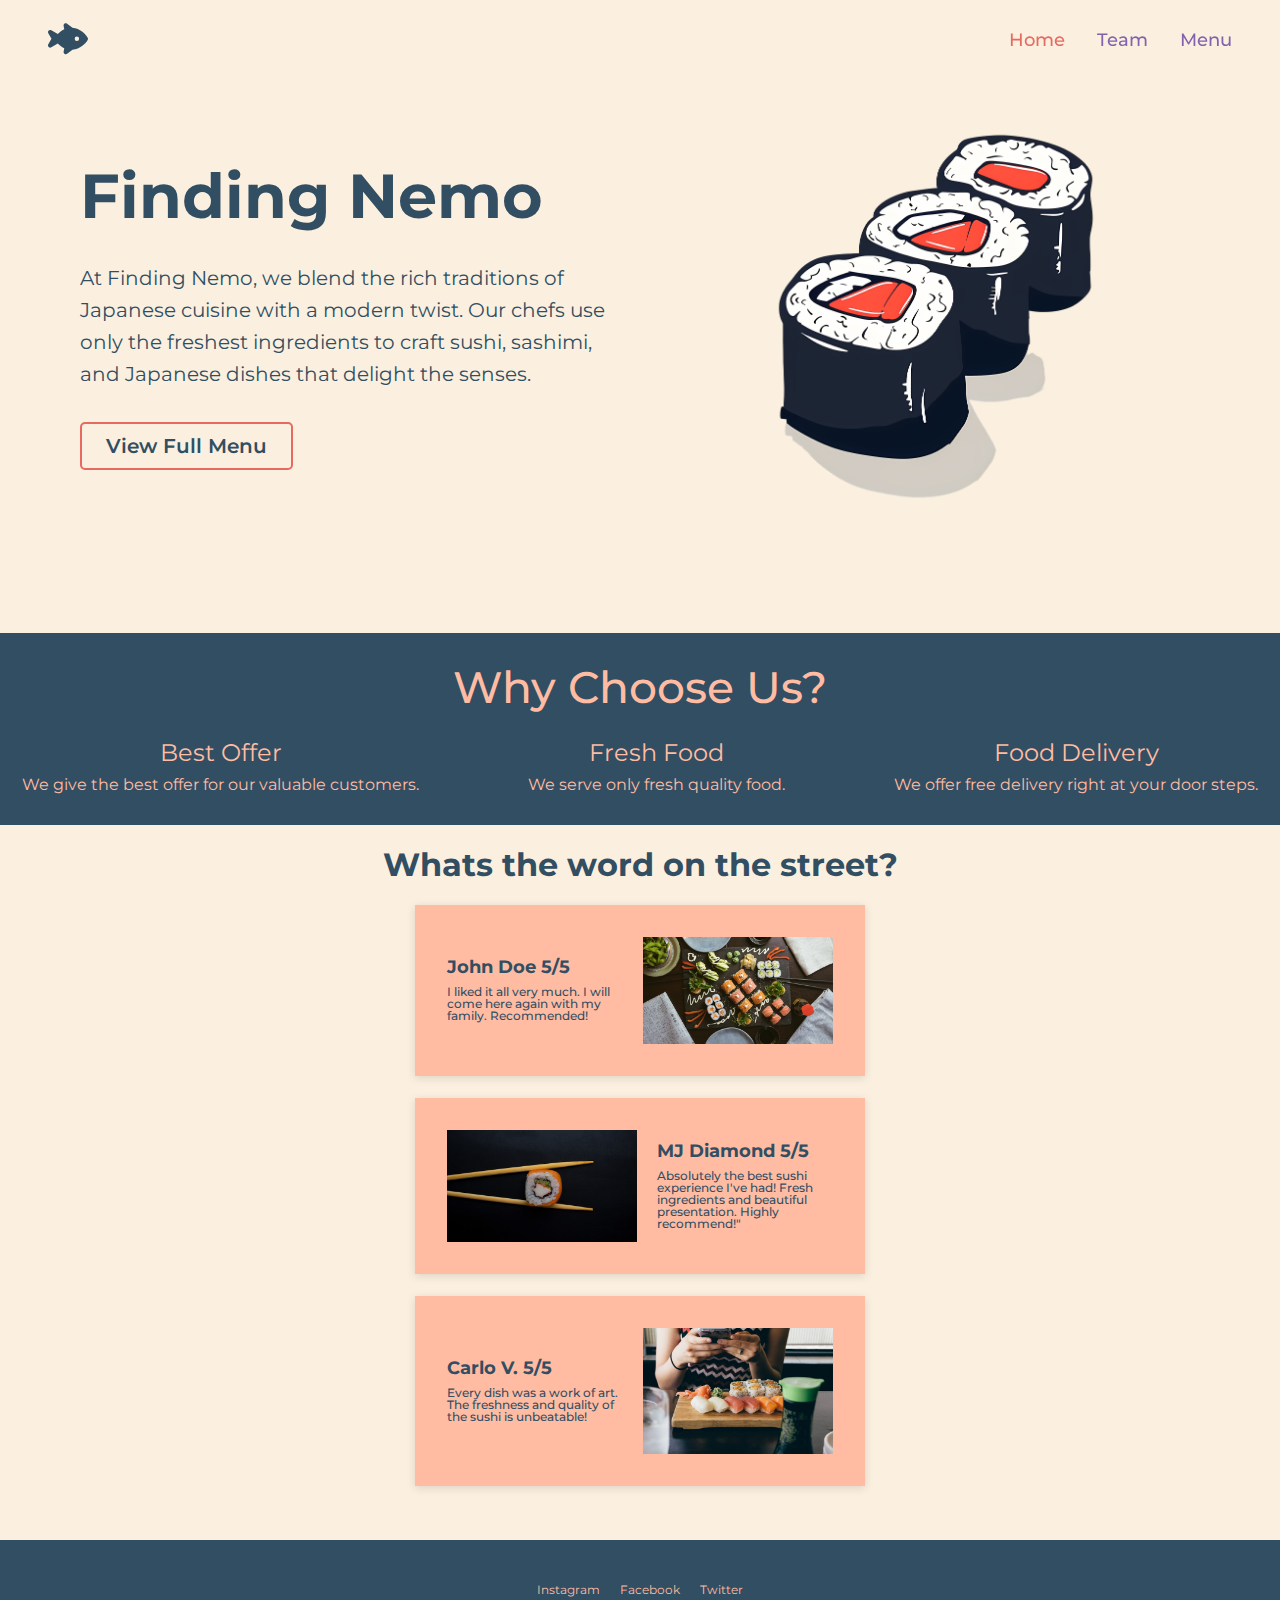
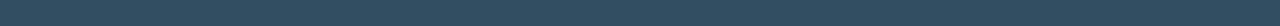
<file: index.html>
<!DOCTYPE html>
<html lang="en">
  <head>
    <meta charset="UTF-8" />
    <meta name="viewport" content="width=device-width, initial-scale=1.0" />

    <link
      rel="stylesheet"
      href="https://cdnjs.cloudflare.com/ajax/libs/font-awesome/6.6.0/css/all.min.css"
      integrity="sha512-Kc323vGBEqzTmouAECnVceyQqyqdsSiqLQISBL29aUW4U/M7pSPA/gEUZQqv1cwx4OnYxTxve5UMg5GT6L4JJg=="
      crossorigin="anonymous"
      referrerpolicy="no-referrer"
    />
    <link rel="preconnect" href="https://fonts.googleapis.com" />
    <link rel="preconnect" href="https://fonts.gstatic.com" crossorigin />
    <link
      href="https://fonts.googleapis.com/css2?family=Montserrat:ital,wght@0,100..900;1,100..900&display=swap"
      rel="stylesheet"
    />
    <link rel="stylesheet" href="./assets/css/style.css" />
    <link rel="icon" href="./assets/icon/fish.png" type="image/png" />
    <title>Finding Nemo - Home</title>
  </head>

  <body>
    <header class="header">
      <!-- Logo -->
      <a href="./index.html">
        <svg
          class="header-logo"
          xmlns="http://www.w3.org/2000/svg"
          viewBox="0 0 576 512"
        >
          <!--!Font Awesome Free 6.6.0 by @fontawesome - https://fontawesome.com License - https://fontawesome.com/license/free Copyright 2024 Fonticons, Inc.-->
          <path
            d="M275.2 38.4c-10.6-8-25-8.5-36.3-1.5S222 57.3 224.6 70.3l9.7 48.6c-19.4 9-36.9 19.9-52.4 31.5c-15.3 11.5-29 
                23.9-40.7 36.3L48.1 132.4c-12.5-7.3-28.4-5.3-38.6 4.9S-3 163.3 4.2 175.9L50 256 4.2 336.1c-7.2 12.6-5 28.4 5.3 
                38.6s26.1 12.2 38.6 4.9l93.1-54.3c11.8 12.3 25.4 24.8 40.7 36.3c15.5 11.6 33 22.5 52.4 31.5l-9.7 48.6c-2.6 13 3.1 
                26.3 14.3 33.3s25.6 6.5 36.3-1.5l77.6-58.2c54.9-4 101.5-27 137.2-53.8c39.2-29.4 67.2-64.7 81.6-89.5c5.8-9.9 5.8-22.2 
                0-32.1c-14.4-24.8-42.5-60.1-81.6-89.5c-35.8-26.8-82.3-49.8-137.2-53.8L275.2 38.4zM384 256a32 32 0 1 1 64 0 32 32 0 1 1 -64 0z"
          />
        </svg>
      </a>

      <nav class="navigation">
        <ul class="nav-link-list">
          <li><a class="nav-link active-link" href="./index.html">Home</a></li>
          <li><a class="nav-link" href="./team.html">Team</a></li>
          <li><a class="nav-link" href="./menu.html">Menu</a></li>
        </ul>
      </nav>
    </header>

    <main>
      <section class="section-landing">
        <div class="landing">
          <div class="landing-content">
            <h1 class="landing-heading">Finding Nemo</h1>
            <p class="landing-text">
              At Finding Nemo, we blend the rich traditions of Japanese cuisine
              with a modern twist. Our chefs use only the freshest ingredients
              to craft sushi, sashimi, and Japanese dishes that delight the
              senses.
            </p>
            <a class="landing-cta" href="./menu.html">View Full Menu</a>
          </div>

          <div class="center-box">
            <img
              src="./assets/img/landing-page-sushi.png"
              alt="Illustration of a sushi"
              class="landing-image"
            />
          </div>
        </div>
      </section>

      <section class="section-why">
        <div class="max-width">
          <h2 class="section-why-title">Why Choose Us?</h2>

          <!-- Card -->
          <div class="container-flex-card">
            <div class="card-why">
              <i class="fa-solid fa-tag"></i>
              <h3>Best Offer</h3>
              <p>We give the best offer for our valuable customers.</p>
            </div>

            <div class="card-why">
              <i class="fa-solid fa-bowl-food"></i>
              <h3>Fresh Food</h3>
              <p>We serve only fresh quality food.</p>
            </div>

            <div class="card-why">
              <i class="fa-solid fa-truck"></i>
              <h3>Food Delivery</h3>
              <p>We offer free delivery right at your door steps.</p>
            </div>
          </div>
        </div>
      </section>

      <section class="section-review">
        <div class="max-width">
          <h2>Whats the word on the street?</h2>

          <div class="review-card">
            <div class="review-text">
              <h4>John Doe 5/5</h4>
              <p>
                I liked it all very much. I will come here again with my family.
                Recommended!
              </p>
            </div>
            <img
              src="./assets/img/jakub-dziubak-iOHJKJqO6E0-unsplash.jpg"
              alt="back rectangle plate that contains different type of sushi, presented on a table"
            />
          </div>

          <div class="review-card">
            <img src="./assets/img/rev-2.jpg" alt="sushi between chopstick" />
            <div class="review-text">
              <h4>MJ Diamond 5/5</h4>
              <p>
                Absolutely the best sushi experience I've had! Fresh ingredients
                and beautiful presentation. Highly recommend!"
              </p>
            </div>
          </div>

          <div class="review-card">
            <div class="review-text">
              <h4>Carlo V. 5/5</h4>
              <p>
                Every dish was a work of art. The freshness and quality of the
                sushi is unbeatable!
              </p>
            </div>
            <img
              src="./assets/img/rev-3.jpg"
              alt="serving board containing numerous sushi of different kind."
            />
          </div>
        </div>
      </section>
    </main>

    <footer>
      <div class="max-width footer-container">
        <i class="fa-solid fa-fish footer-logo"></i>
        <ul class="footer-link">
          <li>
            <a href="#">Instagram </a>
          </li>
          <li><a href="#">Facebook</a></li>
          <li><a href="#">Twitter</a></li>
        </ul>
      </div>
    </footer>
  </body>
</html>
</file>
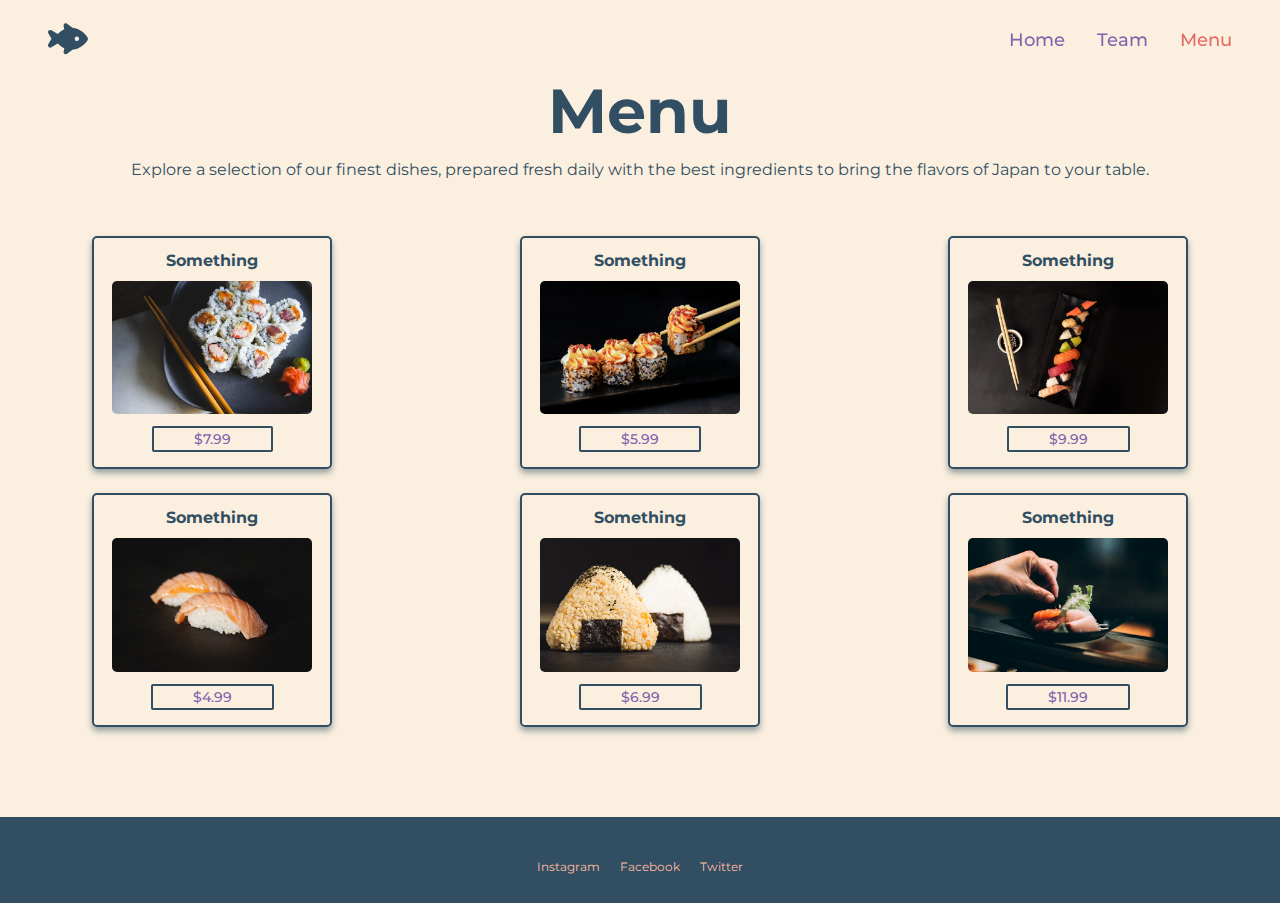
<file: menu.html>
<!DOCTYPE html>
<html lang="en">
  <head>
    <meta charset="UTF-8" />
    <meta name="viewport" content="width=device-width, initial-scale=1.0" />
    <link
      rel="stylesheet"
      href="https://cdnjs.cloudflare.com/ajax/libs/font-awesome/6.6.0/css/all.min.css"
      integrity="sha512-Kc323vGBEqzTmouAECnVceyQqyqdsSiqLQISBL29aUW4U/M7pSPA/gEUZQqv1cwx4OnYxTxve5UMg5GT6L4JJg=="
      crossorigin="anonymous"
      referrerpolicy="no-referrer"
    />
    <link rel="preconnect" href="https://fonts.googleapis.com" />
    <link rel="preconnect" href="https://fonts.gstatic.com" crossorigin />
    <link
      href="https://fonts.googleapis.com/css2?family=Montserrat:ital,wght@0,100..900;1,100..900&display=swap"
      rel="stylesheet"
    />
    <link rel="stylesheet" href="./assets/css/style.css" />
    <link rel="icon" href="./assets/icon/fish.png" type="image/png" />
    <title>Finding Nemo - Menu</title>
  </head>
  <body>
    <header class="header">
      <!-- Logo -->
      <a href="./index.html">
        <svg
          class="header-logo"
          xmlns="http://www.w3.org/2000/svg"
          viewBox="0 0 576 512"
        >
          <!--!Font Awesome Free 6.6.0 by @fontawesome - https://fontawesome.com License - https://fontawesome.com/license/free Copyright 2024 Fonticons, Inc.-->
          <path
            d="M275.2 38.4c-10.6-8-25-8.5-36.3-1.5S222 57.3 224.6 70.3l9.7 48.6c-19.4 9-36.9 19.9-52.4 31.5c-15.3 11.5-29 
                  23.9-40.7 36.3L48.1 132.4c-12.5-7.3-28.4-5.3-38.6 4.9S-3 163.3 4.2 175.9L50 256 4.2 336.1c-7.2 12.6-5 28.4 5.3 
                  38.6s26.1 12.2 38.6 4.9l93.1-54.3c11.8 12.3 25.4 24.8 40.7 36.3c15.5 11.6 33 22.5 52.4 31.5l-9.7 48.6c-2.6 13 3.1 
                  26.3 14.3 33.3s25.6 6.5 36.3-1.5l77.6-58.2c54.9-4 101.5-27 137.2-53.8c39.2-29.4 67.2-64.7 81.6-89.5c5.8-9.9 5.8-22.2 
                  0-32.1c-14.4-24.8-42.5-60.1-81.6-89.5c-35.8-26.8-82.3-49.8-137.2-53.8L275.2 38.4zM384 256a32 32 0 1 1 64 0 32 32 0 1 1 -64 0z"
          />
        </svg>
      </a>

      <nav class="navigation">
        <ul class="nav-link-list">
          <li><a class="nav-link" href="./index.html">Home</a></li>
          <li><a class="nav-link" href="./team.html">Team</a></li>
          <li><a class="nav-link active-link" href="./menu.html">Menu</a></li>
        </ul>
      </nav>
    </header>
    <main>
      <section class="section-menu">
        <div class="max-width">
          <h1 class="menu-title">Menu</h1>
          <p class="menu-text">
            Explore a selection of our finest dishes, prepared fresh daily with
            the best ingredients to bring the flavors of Japan to your table.
          </p>

          <div class="menu-card-container">
            <div class="menu-card">
              <h3>Something</h3>
              <img
                src="./assets/img/menu-1.jpg"
                alt="a plate of sushi on a black plate"
              />
              <a href="#" class="menu-cta">$7.99</a>
            </div>

            <div class="menu-card">
              <h3>Something</h3>
              <img
                src="./assets/img/menu-2.jpg"
                alt="a plate of sushi with chopstick in the image"
              />
              <a href="#" class="menu-cta">$5.99</a>
            </div>

            <div class="menu-card">
              <h3>Something</h3>
              <img
                src="./assets/img/menu-3.jpg"
                alt="a serving of fresh japanese sushi / sashimi"
              />
              <a href="#" class="menu-cta">$9.99</a>
            </div>

            <div class="menu-card">
              <h3>Something</h3>
              <img src="./assets/img/menu-4.jpg" alt="salmon and rice" />
              <a href="#" class="menu-cta">$4.99</a>
            </div>

            <div class="menu-card">
              <h3>Something</h3>
              <img src="./assets/img/menu-5.jpg" alt="japanese rice ball" />
              <a href="#" class="menu-cta">$6.99</a>
            </div>

            <div class="menu-card">
              <h3>Something</h3>
              <img
                src="./assets/img/menu-6.jpg"
                alt="serving of sushi on a bowl, with a hand applying finial touch to the plate to serve"
              />
              <a href="#" class="menu-cta">$11.99</a>
            </div>
          </div>
        </div>
      </section>
    </main>
    <footer>
      <div class="max-width footer-container">
        <i class="fa-solid fa-fish footer-logo"></i>
        <ul class="footer-link">
          <li>
            <a href="#">Instagram </a>
          </li>
          <li><a href="#">Facebook</a></li>
          <li><a href="#">Twitter</a></li>
        </ul>
      </div>
    </footer>
  </body>
</html>
</file>
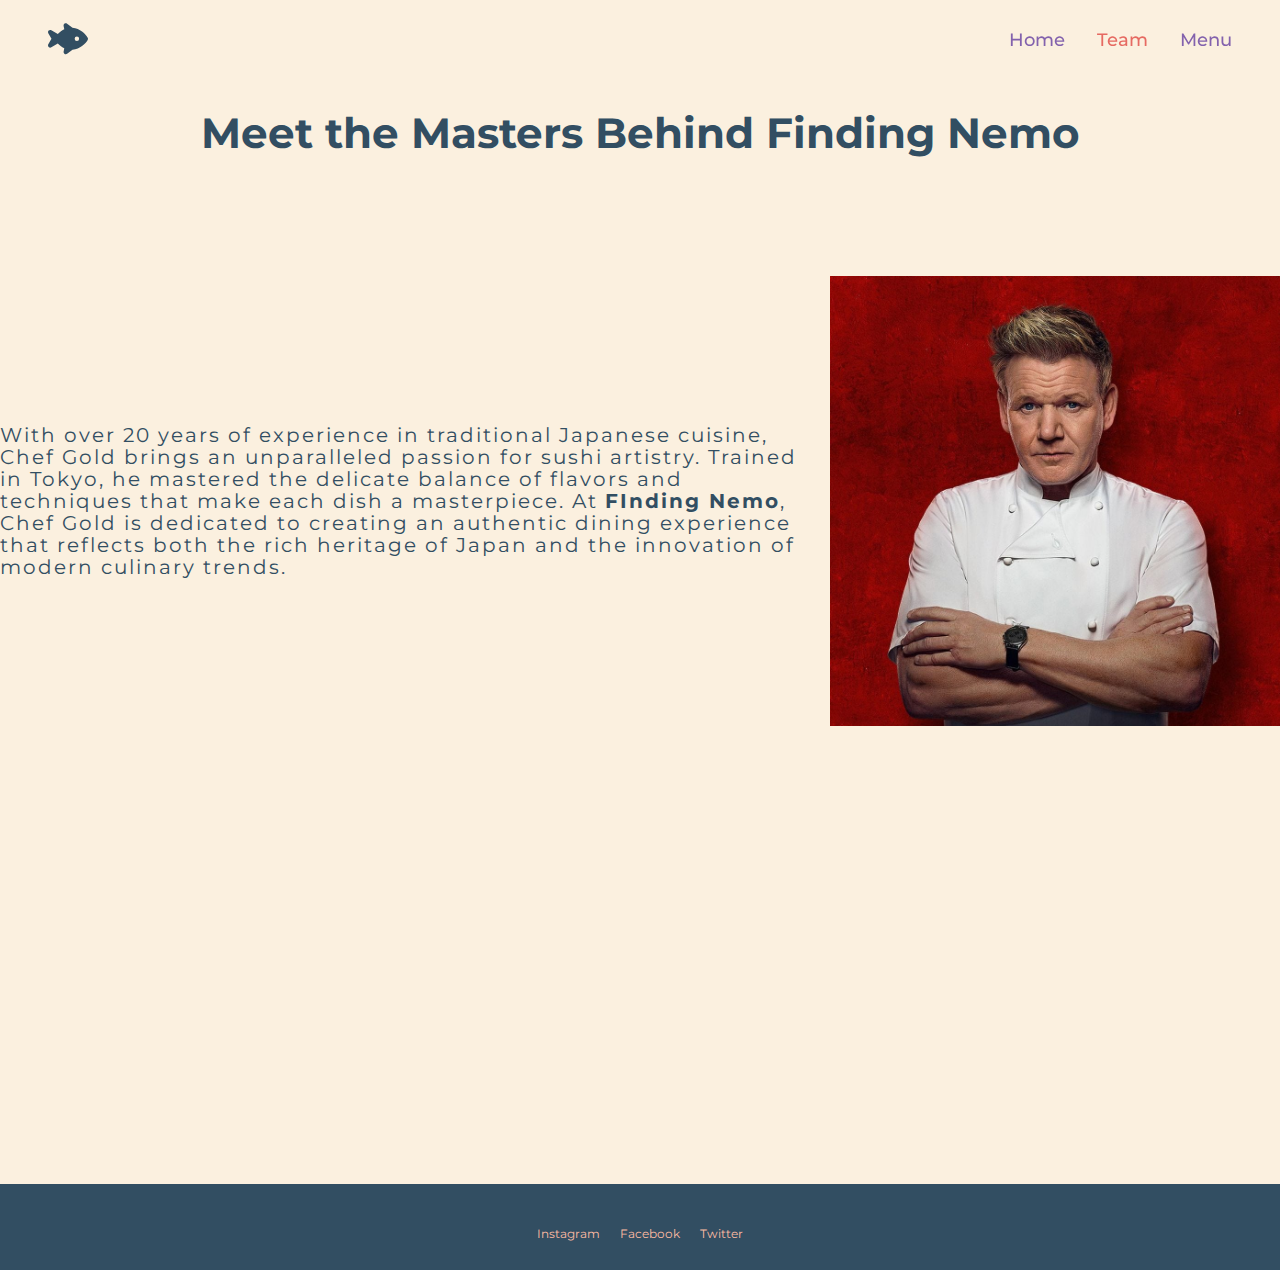
<file: team.html>
<!DOCTYPE html>
<html lang="en">
  <head>
    <meta charset="UTF-8" />
    <meta name="viewport" content="width=device-width, initial-scale=1.0" />
    <link
      rel="stylesheet"
      href="https://cdnjs.cloudflare.com/ajax/libs/font-awesome/6.6.0/css/all.min.css"
      integrity="sha512-Kc323vGBEqzTmouAECnVceyQqyqdsSiqLQISBL29aUW4U/M7pSPA/gEUZQqv1cwx4OnYxTxve5UMg5GT6L4JJg=="
      crossorigin="anonymous"
      referrerpolicy="no-referrer"
    />
    <link rel="preconnect" href="https://fonts.googleapis.com" />
    <link rel="preconnect" href="https://fonts.gstatic.com" crossorigin />
    <link
      href="https://fonts.googleapis.com/css2?family=Montserrat:ital,wght@0,100..900;1,100..900&display=swap"
      rel="stylesheet"
    />
    <link rel="stylesheet" href="./assets/css/style.css" />
    <link rel="icon" href="./assets/icon/fish.png" type="image/png" />
    <title>Finding Nemo - Team</title>
  </head>
  <body>
    <header class="header">
      <!-- Logo -->
      <a href="./index.html">
        <svg
          class="header-logo"
          xmlns="http://www.w3.org/2000/svg"
          viewBox="0 0 576 512"
        >
          <!--!Font Awesome Free 6.6.0 by @fontawesome - https://fontawesome.com License - https://fontawesome.com/license/free Copyright 2024 Fonticons, Inc.-->
          <path
            d="M275.2 38.4c-10.6-8-25-8.5-36.3-1.5S222 57.3 224.6 70.3l9.7 48.6c-19.4 9-36.9 19.9-52.4 31.5c-15.3 11.5-29 
                  23.9-40.7 36.3L48.1 132.4c-12.5-7.3-28.4-5.3-38.6 4.9S-3 163.3 4.2 175.9L50 256 4.2 336.1c-7.2 12.6-5 28.4 5.3 
                  38.6s26.1 12.2 38.6 4.9l93.1-54.3c11.8 12.3 25.4 24.8 40.7 36.3c15.5 11.6 33 22.5 52.4 31.5l-9.7 48.6c-2.6 13 3.1 
                  26.3 14.3 33.3s25.6 6.5 36.3-1.5l77.6-58.2c54.9-4 101.5-27 137.2-53.8c39.2-29.4 67.2-64.7 81.6-89.5c5.8-9.9 5.8-22.2 
                  0-32.1c-14.4-24.8-42.5-60.1-81.6-89.5c-35.8-26.8-82.3-49.8-137.2-53.8L275.2 38.4zM384 256a32 32 0 1 1 64 0 32 32 0 1 1 -64 0z"
          />
        </svg>
      </a>

      <nav class="navigation">
        <ul class="nav-link-list">
          <li><a class="nav-link" href="./index.html">Home</a></li>
          <li><a class="nav-link active-link" href="./team.html">Team</a></li>
          <li><a class="nav-link" href="./menu.html">Menu</a></li>
        </ul>
      </nav>
    </header>
    <main>
      <section class="section-team">
        <div class="max-width">
          <h1>Meet the Masters Behind Finding Nemo</h1>

          <div class="cheff">
            <p>
              With over 20 years of experience in traditional Japanese cuisine,
              Chef Gold brings an unparalleled passion for sushi artistry.
              Trained in Tokyo, he mastered the delicate balance of flavors and
              techniques that make each dish a masterpiece. At
              <strong>FInding Nemo</strong>, Chef Gold is dedicated to creating
              an authentic dining experience that reflects both the rich
              heritage of Japan and the innovation of modern culinary trends.
            </p>
            <img
              src="./assets/img/gordon.jpg"
              alt="Picture of Gordon Ramsey with a red background"
            />
          </div>

          <div class="video-center">
            <iframe
              src="https://www.youtube-nocookie.com/embed/uQloBERWxY8?si=r-TYal9U6FyuxWnu&mute=1"
              title="YouTube video player"
              frameborder="0"
              allow="accelerometer; autoplay; clipboard-write; encrypted-media; gyroscope; picture-in-picture; web-share"
              referrerpolicy="strict-origin-when-cross-origin"
              allowfullscreen
            ></iframe>
          </div>
        </div>
      </section>
    </main>

    <footer>
      <div class="max-width footer-container">
        <i class="fa-solid fa-fish footer-logo"></i>
        <ul class="footer-link">
          <li>
            <a href="#">Instagram </a>
          </li>
          <li><a href="#">Facebook</a></li>
          <li><a href="#">Twitter</a></li>
        </ul>
      </div>
    </footer>
  </body>
</html>
</file>
<file: assets/css/style.css>
:root {
  --bg-main: #fbf0df;
  --color-primary: #e66a62;
  --color-dark: #324e62;
  --color-light: #ffbca3;
  --color-link: #8362ad;

  /* Font & Font Size */
  --font-primary: "Montserrat", sans-serif;
  --txt-sz-sml: 1.2rem;
  --txt-sz-reg: 1.6rem;
  --txt-sz-lrg: 2rem;

  /* 10 12 14 16 18 20 24 30
  36 44 52 62 74 86 98 */

  /* 2 4 8 12 16 24 32 48 64
  80 96 128 */
}

* {
  margin: 0;
  padding: 0;
  box-sizing: border-box;
}

html {
  /*  10px / 16px = 0.625*/
  font-size: 62.5%;
  overflow-x: hidden;
  scroll-behavior: smooth;
}

body {
  font-family: "Montserrat", sans-serif;
  /* font-family: "Segoe UI", Tahoma, Geneva, Verdana, sans-serif; */
  line-height: 1;
  font-weight: 400;
  color: var(--color-dark);
}

main {
  background-color: var(--bg-main);
}

.center-box {
  display: flex;
  justify-content: center;
  align-items: center;
}

.max-width {
  max-width: 130rem;
  margin: 0 auto;
}

a {
  text-decoration: none;
  color: var(--color-link);
}

li {
  list-style: none;
}

.active-link {
  color: var(--color-primary);
}

/* Header */
header {
  /* background-color: var(--bg-main); */
  display: flex;
  justify-content: space-between;
  align-items: center;
  height: 8rem;
  padding: 0 4.8rem;

  position: fixed;
  top: 0;
  left: 0;
  width: 100%;
  z-index: 100;
  backdrop-filter: blur(4px);
  /* background-color: #e66a62; */
}

.header-logo {
  fill: var(--color-dark);
  width: 4rem;
}

.nav-link-list {
  display: flex;
  gap: 3.2rem;
}

.nav-link:link,
.nav-link:visited {
  font-weight: 500;
  text-decoration: none;
  font-size: 1.8rem;
  transition: all 0.35s;
}

.nav-link:hover,
.nav-link:active {
  font-weight: 800;
}

/* Footer */
footer,
footer a {
  background-color: var(--color-dark);
  color: var(--color-light);
}

.footer-container {
  display: flex;
  flex-direction: column;
  justify-content: center;
  align-items: center;
  padding: 3rem;
  gap: 1.4rem;
}

.footer-logo {
  font-size: 3rem;
}

.footer-link {
  display: flex;
  font-size: 1.2rem;
  justify-content: space-between;
  align-items: center;
  gap: 2rem;
}
/*** main page (index.html) ***/
/* landing */
.section-landing {
  background-color: var(--bg-main);
  padding: 12rem 8rem;
}

.landing {
  max-width: 130rem;
  /* height: 100vh; */
  margin: 0 auto;
  display: grid;
  grid-template-columns: 1fr 1fr;
  gap: 6.4rem;
  align-items: center;
}

.landing-heading {
  font-size: 6.2rem;
  font-weight: 700;
  line-height: 1.1;
  color: var(--color-dark);
  margin-bottom: 3.2rem;
}

.landing-text {
  font-size: 2rem;
  line-height: 1.6;
  color: var(--color-dark);
  margin-bottom: 3.2rem;
}

.landing-cta {
  display: inline-block;
  font-weight: 600;
  color: var(--color-dark);
  border: 2.5px solid var(--color-primary);
  border-radius: 5px;
}

.landing-cta:link,
.landing-cta:visited {
  font-size: 2rem;
  padding: 1.2rem 2.4rem;
  transition: all 0.25s;
}

.landing-cta:hover,
.landing-cta:active {
  font-weight: 650;
  background-color: var(--color-primary);
}

.landing-image {
  width: 65%;
}

/* why choose */
.section-why {
  background-color: var(--color-dark);
  color: var(--color-light);
  padding: 0 2.2rem;
}

.section-why-title {
  text-align: center;
  font-size: 4.4rem;
  padding: 3.2rem 0;
  font-weight: 500;
}

.container-flex-card {
  display: flex;
  justify-content: space-between;
  margin: 0 auto;
  padding-bottom: 2rem;
  gap: 4.2rem;
}

.card-why {
  text-align: center;
}

.card-why i {
  font-size: 5.2rem;
  margin-bottom: 1.2rem;
}

.card-why h3 {
  font-size: 2.4rem;
  font-weight: 400;
  margin-bottom: 1.2rem;
}

.card-why p {
  font-size: 1.6rem;
  margin-bottom: 1.2rem;
}

/* review */
.section-review {
  padding-bottom: 3.2rem;
}

.section-review h2 {
  text-align: center;
  margin: 2.4rem 0;
  font-size: 3.2rem;
}

.review-card {
  margin: 2.2rem auto;
  max-width: 45rem;
  display: flex;
  justify-content: center;
  align-items: center;
  gap: 2rem;
  padding: 3.2rem;
  background-color: var(--color-light);
  box-shadow: rgba(99, 99, 99, 0.2) 0px 2px 8px 0px;
}

.review-text h4 {
  font-size: 1.8rem;
  margin-bottom: 1rem;
}

.review-text p {
  font-size: 1.2rem;
  font-weight: 500;
}

.review-card img {
  width: 19rem;
}

/*** team-page (team.html)***/
.section-team {
  padding: 4rem 0;
}

.section-team h1 {
  margin: 7.2rem 0;
  text-align: center;
  font-size: 4.2rem;
}

.cheff {
  display: flex;
  justify-content: center;
  align-items: center;
  gap: 2rem;
}

.cheff p {
  font-size: 2rem;
  letter-spacing: 2px;
  line-height: 2.2rem;
  font-weight: 400;
}

.cheff img {
  width: 45rem;
  margin: 5rem 0;
}

iframe {
  aspect-ratio: 16 / 9;
  width: 65rem;
}

.video-center {
  text-align: center;
}

/*** menu page (menu.html)***/
.section-menu {
  padding: 8rem 0;
  background-color: var(--bg-main);
}

.menu-title {
  text-align: center;
  font-size: 6.2rem;
  margin-bottom: 2rem;
}

.menu-text {
  font-size: 1.6rem;
  text-align: center;
  margin-bottom: 4.8rem;
}

/* Menu Card */
.menu-card-container {
  display: grid;
  grid-template-columns: repeat(3, 1fr); /* 3 equal columns */
  gap: 2.4rem;
  padding: 1rem;
  justify-items: center;
  align-items: center;
}

.menu-card {
  width: 24rem;
  display: flex;
  flex-direction: column; /* Stack contents vertically */
  justify-content: space-between; /* Space between items */
  align-items: center; /* Center items horizontally */
  border: 2px solid var(--color-dark);
  padding: 1.5rem;
  border-radius: 0.5rem;
  box-shadow: 0 4px 6px rgba(50, 78, 98, 0.5);
}

.menu-card h3,
.menu-card img {
  margin-bottom: 1.2rem;
  font-size: 1.6rem;
}

.menu-card img {
  width: 20rem;
  border-radius: 0.5rem;
}

.menu-cta {
  display: inline-block;
  padding: 0.4rem 4rem;
  border: 2.5px solid var(--color-dark);
  border-radius: 2px;
}

.menu-cta:link,
.menu-cta:visited {
  font-weight: 500;
  font-size: 1.4rem;
  transition: all 0.35s;
}

.menu-cta:hover,
.menu-cta:active {
  font-weight: 650;
  background-color: var(--color-primary);
}
</file>
